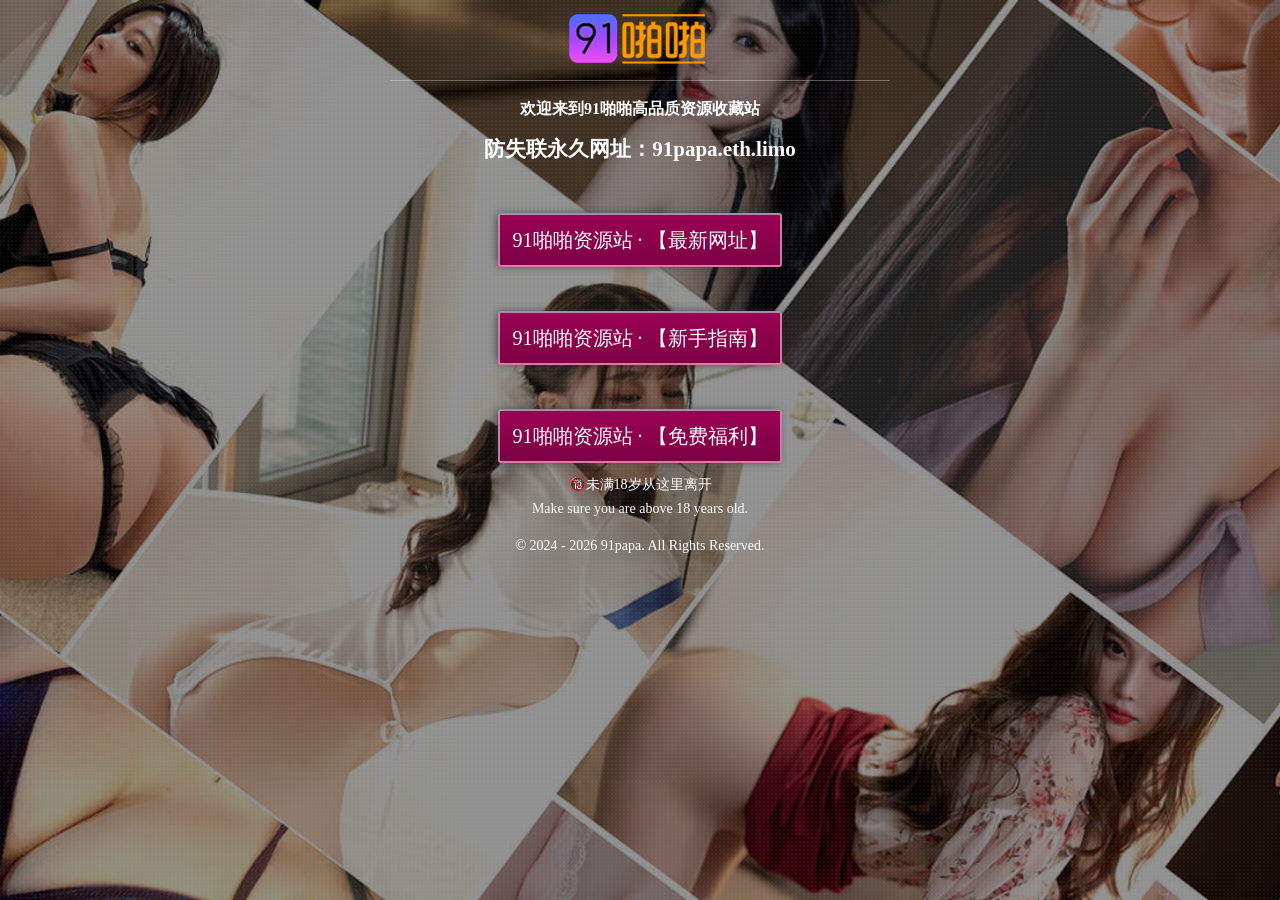
<file: index.html>
<!doctype html>
<html>
<head>
    <meta charset="utf-8">
    <meta name="viewport" content="width=device-width, initial-scale=1">
    <title>91啪啪资源站发布页</title>
    <link href="./css/css.css" rel="stylesheet" type="text/css">
</head>


<body onload="showLeftTime()">
<div class="home">
	<div class="section">
    <div class="page-box"
         style="background-image:url(./images/page-bg.png) ;">
		<div class="shadow-bg"></div>
		<div class="shadow"></div>
		<div class="container">
		<div class="logo"><a href="/"><img src="./images/logo.png"></a></div>
		<h3 class="f16">欢迎来到91啪啪高品质资源收藏站</h3>
		<h2 class="f15">防失联永久网址：91papa.eth.limo</h2>
		<br>
		<div class="golink"><a href="https://9188.men" target="_blank">91啪啪资源站 · 【最新网址】</a></div>
		<br>
		<div class="golink"><a href="https://9188.men/新手指南" target="_blank">91啪啪资源站 · 【新手指南】</a></div>
		<br>
		<div class="golink"><a href="https://9188.men/product-category/免费福利" target="_blank">91啪啪资源站 · 【免费福利】</a></div>
		
		<div class="outurl"><a href="/" id="close-page-btn"> 🔞未满18岁从这里离开<br> Make sure you are above 18 years old.</a></div>

		<p>© 2024 - <script>document.write(new Date().getFullYear());</script> 91papa. All Rights Reserved.</p>


	</div>
	</div>
<script>
  // 自动抓取系统年份并注入到 id 为 autoyear 的标签中
  document.getElementById("autoyear").textContent = new Date().getFullYear();
</script>


	<script type="text/javascript">
document.addEventListener('DOMContentLoaded', function() {
    var closeBtn = document.getElementById('close-page-btn');
    if (closeBtn) {
        closeBtn.addEventListener('click', function(e) {
            e.preventDefault(); 
            
            // 针对不同浏览器内核的联合强关命令
            window.location.href = "about:blank"; // 先把页面刷成空白，绕过部分浏览器拦截
            window.opener = null;
            window.open('', '_self', '');
            window.close();
            
            // 【核心退路】如果以上命令全部被浏览器死死拦截，0.05秒后执行以下动作：
            setTimeout(function(){
                // 方案 A：如果是在微信/QQ内置浏览器中，调用微信官方API直接关闭
                if (navigator.userAgent.indexOf("MicroMessenger") > -1) {
                    WeixinJSBridge.call('closeWindow');
                } else {
                    // 方案 B：普通浏览器直接跳回首页，并提示用户
                    alert('您的浏览器已拦截自动关闭动作，系统将为您返回首页。');
                    window.location.href = "/";
                }
            }, 50);
        });
    }
});
</script>

<!-- Matomo -->
<script>
  var _paq = window._paq = window._paq || [];
  /* tracker methods like "setCustomDimension" should be called before "trackPageView" */
  _paq.push(['trackPageView']);
  _paq.push(['enableLinkTracking']);
  (function() {
    var u="//tj.91papa.loan/";
    _paq.push(['setTrackerUrl', u+'matomo.php']);
    _paq.push(['setSiteId', '1']);
    var d=document, g=d.createElement('script'), s=d.getElementsByTagName('script')[0];
    g.async=true; g.src=u+'matomo.js'; s.parentNode.insertBefore(g,s);
  })();
</script>
<!-- End Matomo Code -->
		
</body>
</html>
</file>
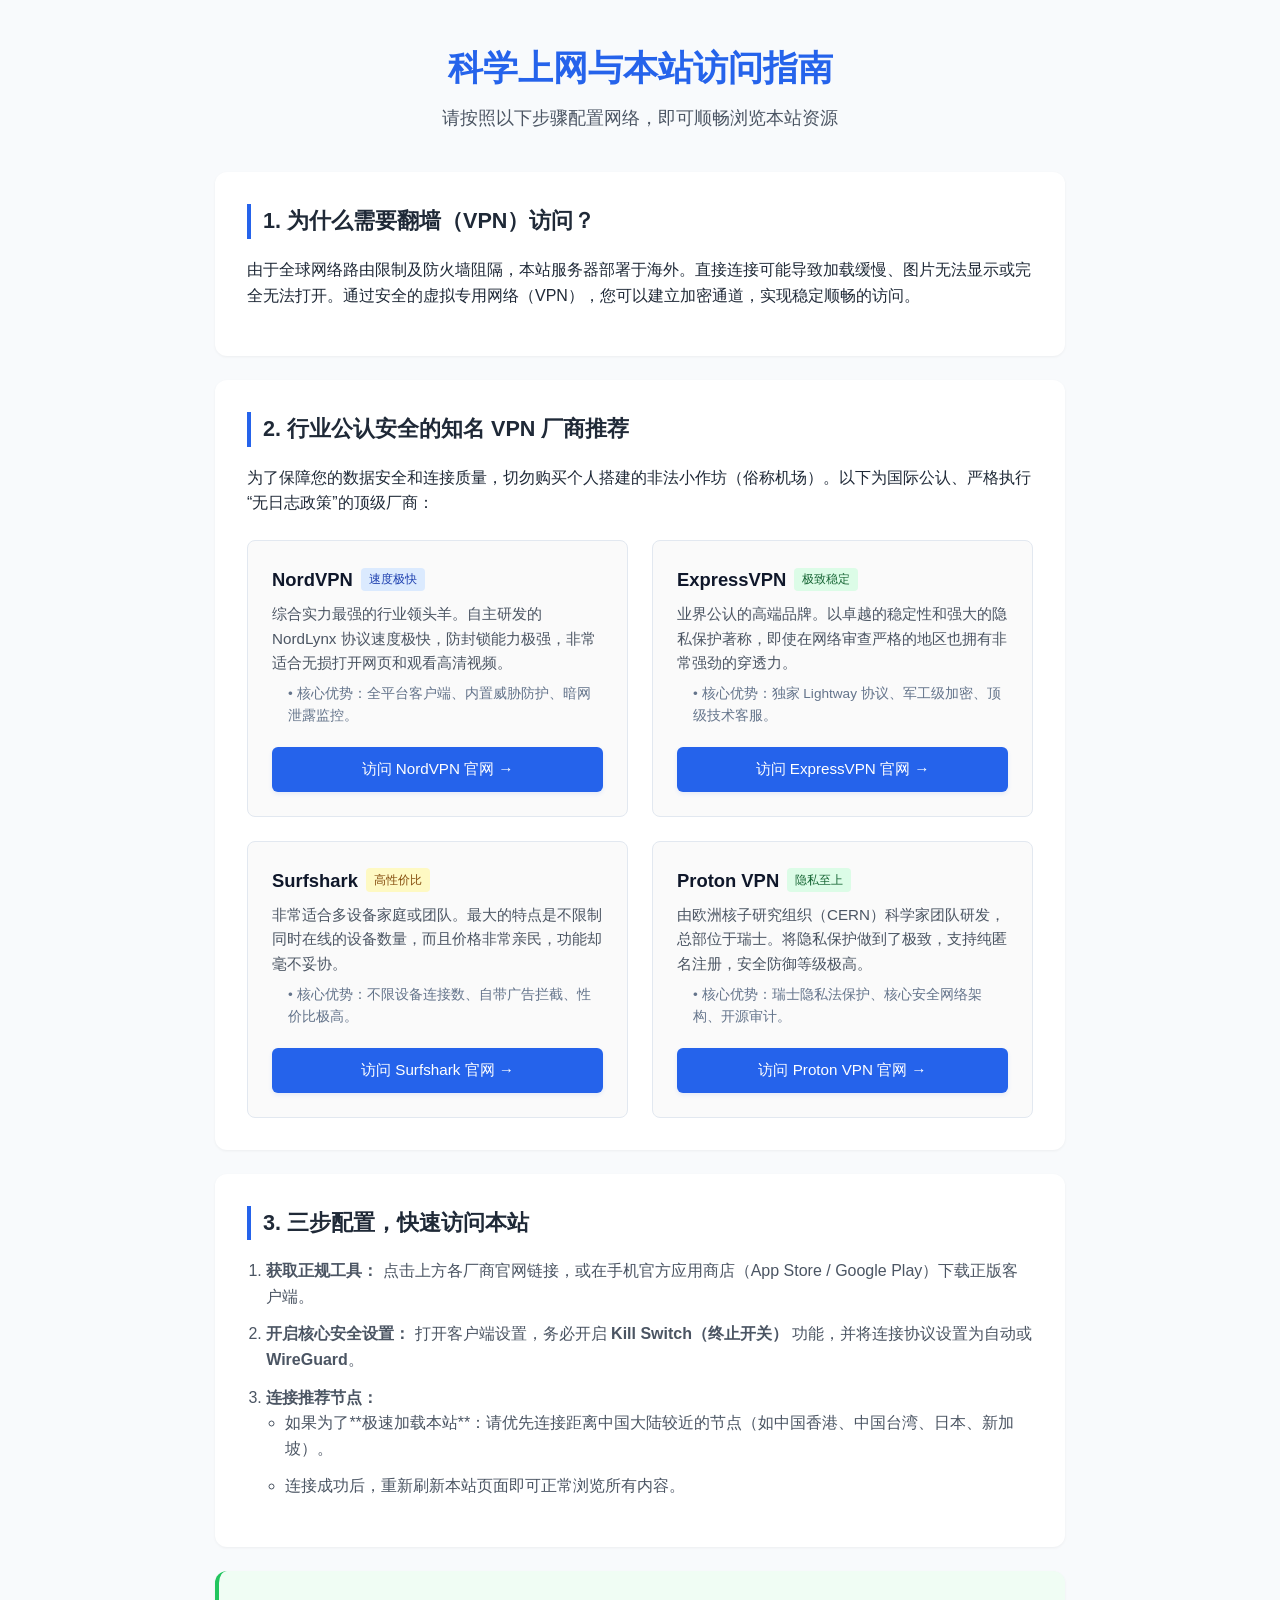
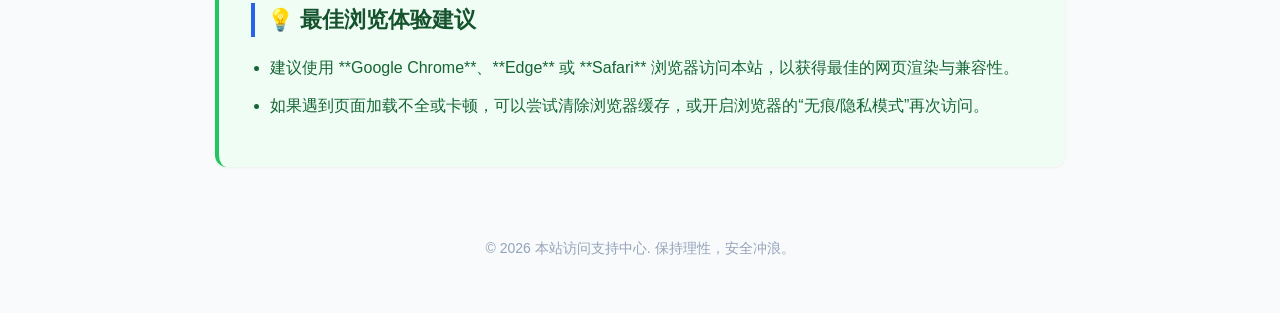
<file: vpn.html>
<!DOCTYPE html>
<html lang="zh-CN">
<head>
    <meta charset="UTF-8">
    <meta name="viewport" content="width=device-width, initial-scale=1.0">
    <title>科学上网与本站访问指南</title>
    <style>
        :root {
            --primary: #2563eb;
            --primary-hover: #1d4ed8;
            --text: #1f2937;
            --text-light: #4b5563;
            --bg: #f8fafc;
            --card-bg: #ffffff;
            --accent: #dc2626;
            --border: #e2e8f0;
        }

        body {
            font-family: -apple-system, BlinkMacSystemFont, "Segoe UI", Roboto, "Helvetica Neue", Arial, sans-serif;
            line-height: 1.6;
            color: var(--text);
            background-color: var(--bg);
            margin: 0;
            padding: 0;
        }

        .guide-container {
            max-width: 850px;
            margin: 0 auto;
            padding: 2.5rem 1rem;
        }

        header {
            text-align: center;
            margin-bottom: 2.5rem;
        }

        header h1 {
            font-size: 2.2rem;
            color: var(--primary);
            margin: 0 0 0.5rem 0;
        }

        header p {
            color: var(--text-light);
            margin: 0;
            font-size: 1.1rem;
        }

        section {
            background: var(--card-bg);
            padding: 2rem;
            margin-bottom: 1.5rem;
            border-radius: 12px;
            box-shadow: 0 1px 3px rgba(0,0,0,0.05);
        }

        section h2 {
            color: var(--text);
            margin-top: 0;
            border-left: 4px solid var(--primary);
            padding-left: 0.75rem;
            font-size: 1.35rem;
        }

        ul, ol {
            padding-left: 1.2rem;
            color: var(--text-light);
        }

        li {
            margin-bottom: 0.75rem;
        }

        /* VPN 厂商推荐卡片布局 */
        .vpn-grid {
            display: grid;
            grid-template-columns: repeat(auto-fit, minmax(350px, 1fr));
            gap: 1.5rem;
            margin-top: 1.5rem;
        }

        .vpn-card {
            border: 1px solid var(--border);
            border-radius: 8px;
            padding: 1.5rem;
            background-color: #fafafa;
            display: flex;
            flex-direction: column;
            justify-content: space-between;
        }

        .vpn-info {
            margin-bottom: 1.25rem;
        }

        .vpn-name {
            font-size: 1.15rem;
            font-weight: 700;
            color: #0f172a;
            margin-bottom: 0.5rem;
            display: flex;
            align-items: center;
            gap: 0.5rem;
        }

        .vpn-tag {
            font-size: 0.75rem;
            padding: 0.15rem 0.5rem;
            border-radius: 4px;
            font-weight: 500;
        }

        .tag-speed { background-color: #dbeafe; color: #1e40af; }
        .tag-secure { background-color: #dcfce7; color: #166534; }
        .tag-budget { background-color: #fef9c3; color: #854d0e; }

        .vpn-card p {
            margin: 0.5rem 0;
            font-size: 0.95rem;
            color: var(--text-light);
        }

        .vpn-features {
            font-size: 0.85rem;
            color: #64748b;
            padding-left: 1rem;
            margin-top: 0.5rem;
        }

        /* 带有平滑动画的按钮样式 */
        .vpn-btn {
            display: block;
            text-align: center;
            background-color: var(--primary);
            color: white;
            text-decoration: none;
            padding: 0.65rem 1.25rem;
            border-radius: 6px;
            font-size: 0.95rem;
            font-weight: 500;
            transition: all 0.3s cubic-bezier(0.4, 0, 0.2, 1);
            box-shadow: 0 2px 4px rgba(37, 99, 235, 0.1);
        }

        /* 鼠标悬停及触控时的缩放与阴影动画 */
        .vpn-btn:hover, .vpn-btn:active {
            background-color: var(--primary-hover);
            transform: translateY(-2px);
            box-shadow: 0 6px 12px rgba(37, 99, 235, 0.25);
        }

        .alert-box {
            background-color: #fff1f2;
            border-left: 4px solid var(--accent);
            padding: 1.25rem;
            color: #991b1b;
            border-radius: 8px;
            margin-bottom: 2rem;
        }

        .alert-box p {
            margin: 0;
        }

        footer {
            text-align: center;
            padding-top: 2rem;
            color: #94a3b8;
            font-size: 0.875rem;
        }

        /* 移动端手机屏幕媒体查询优化 */
        @media (max-width: 640px) {
            .guide-container {
                padding: 1.5rem 0.75rem;
            }
            
            header {
                margin-bottom: 1.75rem;
            }

            header h1 {
                font-size: 1.75rem;
            }

            header p {
                font-size: 0.95rem;
            }

            section {
                padding: 1.25rem;
                margin-bottom: 1rem;
                border-radius: 8px;
            }

            .vpn-grid {
                grid-template-columns: 1fr; /* 手机端强制单列 */
                gap: 1rem;
            }

            .vpn-card {
                padding: 1.25rem;
            }
        }
    </style>
</head>
<body>

    <div class="guide-container">
        <header>
            <h1>科学上网与本站访问指南</h1>
            <p>请按照以下步骤配置网络，即可顺畅浏览本站资源</p>
        </header>

        <section>
            <h2>1. 为什么需要翻墙（VPN）访问？</h2>
            <p>由于全球网络路由限制及防火墙阻隔，本站服务器部署于海外。直接连接可能导致加载缓慢、图片无法显示或完全无法打开。通过安全的虚拟专用网络（VPN），您可以建立加密通道，实现稳定顺畅的访问。</p>
        </section>

        <section>
            <h2>2. 行业公认安全的知名 VPN 厂商推荐</h2>
            <p>为了保障您的数据安全和连接质量，切勿购买个人搭建的非法小作坊（俗称机场）。以下为国际公认、严格执行“无日志政策”的顶级厂商：</p>
            
            <div class="vpn-grid">
                <!-- NordVPN -->
                <div class="vpn-card">
                    <div class="vpn-info">
                        <div class="vpn-name">
                            NordVPN <span class="vpn-tag tag-speed">速度极快</span>
                        </div>
                        <p>综合实力最强的行业领头羊。自主研发的 NordLynx 协议速度极快，防封锁能力极强，非常适合无损打开网页和观看高清视频。</p>
                        <div class="vpn-features">
                            • 核心优势：全平台客户端、内置威胁防护、暗网泄露监控。
                        </div>
                    </div>
                    <!-- 请在此处修改你的官方推广链接 href="#" -->
                    <a href="https://nordvpn.com" class="vpn-btn" target="_blank">访问 NordVPN 官网 →</a>
                </div>

                <!-- ExpressVPN -->
                <div class="vpn-card">
                    <div class="vpn-info">
                        <div class="vpn-name">
                            ExpressVPN <span class="vpn-tag tag-secure">极致稳定</span>
                        </div>
                        <p>业界公认的高端品牌。以卓越的稳定性和强大的隐私保护著称，即使在网络审查严格的地区也拥有非常强劲的穿透力。</p>
                        <div class="vpn-features">
                            • 核心优势：独家 Lightway 协议、军工级加密、顶级技术客服。
                        </div>
                    </div>
                    <!-- 请在此处修改你的官方推广链接 href="#" -->
                    <a href="https://expressvpn.com" class="vpn-btn" target="_blank">访问 ExpressVPN 官网 →</a>
                </div>

                <!-- Surfshark -->
                <div class="vpn-card">
                    <div class="vpn-info">
                        <div class="vpn-name">
                            Surfshark <span class="vpn-tag tag-budget">高性价比</span>
                        </div>
                        <p>非常适合多设备家庭或团队。最大的特点是不限制同时在线的设备数量，而且价格非常亲民，功能却毫不妥协。</p>
                        <div class="vpn-features">
                            • 核心优势：不限设备连接数、自带广告拦截、性价比极高。
                        </div>
                    </div>
                    <!-- 请在此处修改你的官方推广链接 href="#" -->
                    <a href="https://surfshark.com" class="vpn-btn" target="_blank">访问 Surfshark 官网 →</a>
                </div>

                <!-- Proton VPN -->
                <div class="vpn-card">
                    <div class="vpn-info">
                        <div class="vpn-name">
                            Proton VPN <span class="vpn-tag tag-secure">隐私至上</span>
                        </div>
                        <p>由欧洲核子研究组织（CERN）科学家团队研发，总部位于瑞士。将隐私保护做到了极致，支持纯匿名注册，安全防御等级极高。</p>
                        <div class="vpn-features">
                            • 核心优势：瑞士隐私法保护、核心安全网络架构、开源审计。
                        </div>
                    </div>
                    <!-- 请在此处修改你的官方推广链接 href="#" -->
                    <a href="https://protonvpn.com" class="vpn-btn" target="_blank">访问 Proton VPN 官网 →</a>
                </div>
            </div>
        </section>

        <section>
            <h2>3. 三步配置，快速访问本站</h2>
            <ol>
                <li><strong>获取正规工具：</strong> 点击上方各厂商官网链接，或在手机官方应用商店（App Store / Google Play）下载正版客户端。</li>
                <li><strong>开启核心安全设置：</strong> 打开客户端设置，务必开启 <strong>Kill Switch（终止开关）</strong> 功能，并将连接协议设置为自动或 <strong>WireGuard</strong>。</li>
                <li><strong>连接推荐节点：</strong> 
                    <ul>
                        <li>如果为了**极速加载本站**：请优先连接距离中国大陆较近的节点（如中国香港、中国台湾、日本、新加坡）。</li>
                        <li>连接成功后，重新刷新本站页面即可正常浏览所有内容。</li>
                    </ul>
                </li>
            </ol>
        </section>

        <section style="background-color: #f0fdf4; border-left: 4px solid #22c55e;">
            <h2 style="color: #14532d;">💡 最佳浏览体验建议</h2>
            <ul style="color: #166534;">
                <li>建议使用 **Google Chrome**、**Edge** 或 **Safari** 浏览器访问本站，以获得最佳的网页渲染与兼容性。</li>
                <li>如果遇到页面加载不全或卡顿，可以尝试清除浏览器缓存，或开启浏览器的“无痕/隐私模式”再次访问。</li>
            </ul>
        </section>

        <footer>
            <p>© 2026 本站访问支持中心. 保持理性，安全冲浪。</p>
        </footer>
    </div>
    
<!-- Matomo -->
<script>
  var _paq = window._paq = window._paq || [];
  /* tracker methods like "setCustomDimension" should be called before "trackPageView" */
  _paq.push(['trackPageView']);
  _paq.push(['enableLinkTracking']);
  (function() {
    var u="//tj.91papa.loan/";
    _paq.push(['setTrackerUrl', u+'matomo.php']);
    _paq.push(['setSiteId', '1']);
    var d=document, g=d.createElement('script'), s=d.getElementsByTagName('script')[0];
    g.async=true; g.src=u+'matomo.js'; s.parentNode.insertBefore(g,s);
  })();
</script>
<!-- End Matomo Code -->
    
</body>
</html>
</file>
<file: css/css.css>
@charset "utf-8";

body{margin: 0; padding: 0; color: #fff; font-family: "Microsoft YaHei"; font-size: 14px; line-height: 170%; }
html, body, .home, .home .section { height: 100%;}
img{border: none;}

a:link,a:visited{color: #fff; text-decoration: none;}
a:hover{ text-decoration: underline;}

.f12{font-size: 12px;}
.f14{font-size: 14px;}
.f16{font-size: 16px;}
.c_black{text-align: left;}
.home .section { position: relative; overflow: hidden; background: #fff; background-size: cover; text-align: center;}
.shadow-bg { display: none; background: #000; opacity: 1; width: 100%; height: 100%; position: absolute; left: 0; top: 0; z-index: 99;}
.shadow { display: block; background:url("../images/shaow_bg.png"/*tpa=http://www.91papa.org/images/shaow_bg.png*/); opacity: 1; width: 100%; height: 100%; position: absolute; left: 0; top: 0; z-index: 99;}
.page-box {
  background-position: 0 0;
  background-repeat: no-repeat;
  background-size: auto 100%;
  height: 100%;
  -webkit-animation: bg-data-v-8175861c 40s linear infinite;
  animation: bg-data-v-8175861c 40s linear infinite;
}

@-webkit-keyframes bg-data-v-8175861c {
  0%,
  to {
    background-position-x: 0;
  }

  50% {
    background-position-x: 100%;
  }
}

.container{ position: relative; z-index: 9999;display:inline-block; zoom:1; *display:inline; vertical-align:middle; width: 92%; max-width: 500px;}
.vertical-align-hiddendiv { height:100%; overflow:hidden; display:inline-block; *display:inline; width:1px; overflow:hidden; margin-left:-1px; zoom:1; *margin-top:-1px; _margin-top:0; vertical-align:middle;}

.container .logo { width: 100%; height: 70px; margin: 0 auto;border-bottom: 1px solid rgba(255,255,255,.3); padding-bottom: 10px;}
.golink a{display: block; width: 280px; height: 50px; border-radius: 3px; border:2px rgba(255,255,255,.5) solid; font-size: 20px; line-height: 50px; margin: 10px auto; transition: all .5s;
		filter: progid:DXImageTransform.Microsoft.Shadow(color=#313131,direction=120, strength=4);
		-moz-box-shadow: 2px 2px 10px #313131;
		-webkit-box-shadow: 2px 2px 10px #313131;box-shadow: -2px 0px 10px -2px #313131;
		background: -webkit-gradient(linear, 0 0, 0 100%, from(#990253),to(#7d0044));
		background: -webkit-linear-gradient(top, #990253, #7d0044);
		background: -moz-linear-gradient(top, #990253, #7d0044);
		background: -o-linear-gradient(top, #990253, #7d0044);
		background: -ms-linear-gradient(top, #990253, #7d0044);
		background: linear-gradient(top, #990253, #7d0044);
		filter: progid:DXImageTransform.Microsoft.gradient(GradientType= 0,startColorstr= #990253, endColorstr= #7d0044);}
	.golink a:hover{ text-decoration: none; transition: all .5s;
		filter: progid:DXImageTransform.Microsoft.Shadow(color=#313131,direction=120, strength=4);
		-moz-box-shadow: 2px 2px 10px #313131;
		-webkit-box-shadow: 2px 2px 10px #313131;box-shadow: -2px 0px 10px -2px #313131;
		background: -webkit-gradient(linear, 0 0, 0 100%, from(#7d0044),to(#990253));
		background: -webkit-linear-gradient(top, #7d0044, #990253);
		background: -moz-linear-gradient(top, #7d0044, #990253);
		background: -o-linear-gradient(top, #7d0044, #990253);
		background: -ms-linear-gradient(top, #7d0044, #990253);
		background: linear-gradient(top, #7d0044, #990253);
}
.sponsor{ border-top: 1px solid rgba(255,255,255,.3); margin-top: 20px;}
.sponsor h4{margin: 10px auto;}
.sponsor img{width: 100%; height: auto;}
.foot{font-size: 12px; border-top: 1px solid rgba(255,255,255,.3); margin-top: 10px; padding-top: 10px;}
</file>
